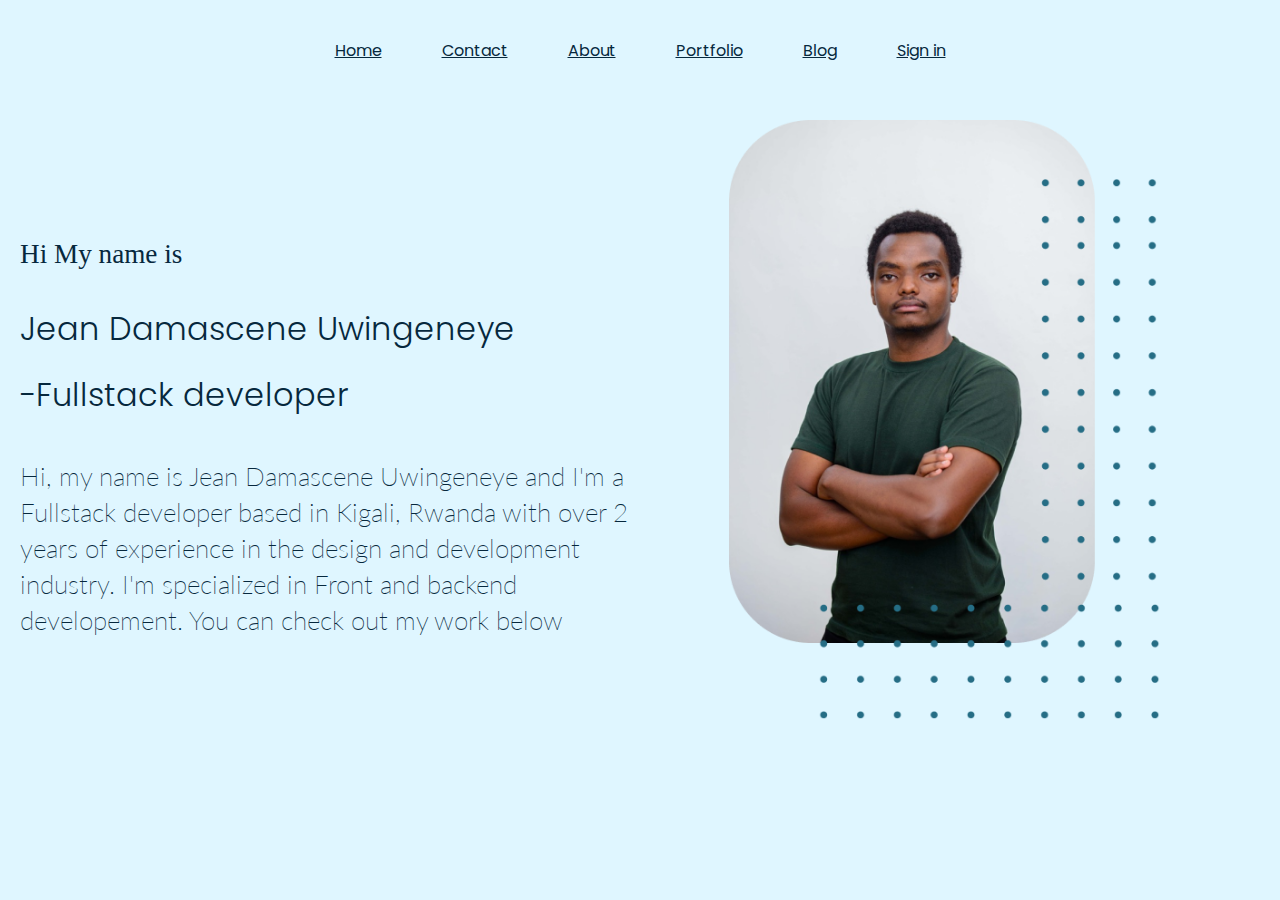
<file: index.html>
<!DOCTYPE html>
<html lang="en">

<head>
    <meta charset="UTF-8">
    <meta http-equiv="X-UA-Compatible" content="IE=edge">
    <meta name="viewport" content="width=device-width, initial-scale=1.0">
    <link rel="stylesheet" href="style.css">
    <link href="https://fonts.cdnfonts.com/css/monaco" rel="stylesheet">
    <link rel="preconnect" href="https://fonts.googleapis.com">
    <link rel="preconnect" href="https://fonts.gstatic.com" crossorigin>
    <link
        href="https://fonts.googleapis.com/css2?family=Lato:wght@300&family=Oswald:wght@600&family=Poppins:wght@300&display=swap"
        rel="stylesheet">
    <title>Home | Jean Damascene Uwingeneye</title>
</head>

<body>

    <my-header></my-header>

    <main>
        <div class="left-content">
            <p class="title">Hi My name is</p>
            <h1>Jean Damascene Uwingeneye</h1>
            <h1>-Fullstack developer</h1>
            <p class="text-content">Hi, my name is Jean Damascene Uwingeneye and I'm a Fullstack developer based in
                Kigali,
                Rwanda with over
                2 years of experience in the design and development industry. I'm specialized in Front and backend
                developement. You can check out my work below</p>
        </div>
        </div>

        <div class="right-content">
            <img src="prof.png" alt="profile picture of Jean Damascene Uwingeneye" class="profile-pic">
        </div>
    </main>


</body>
<script src="app.js"></script>
</html>
</file>
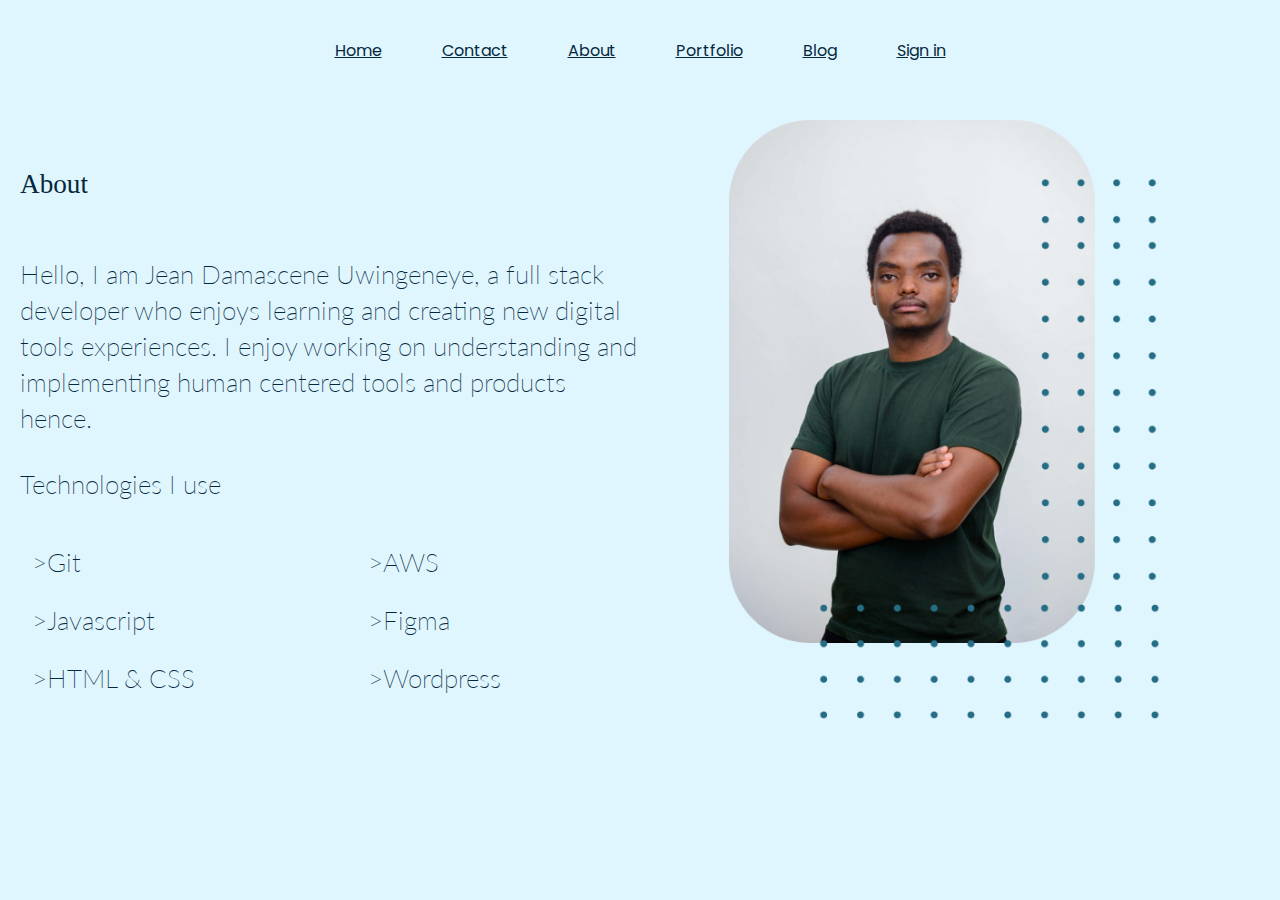
<file: about.html>
<!DOCTYPE html>
<html lang="en">

<head>
    <meta charset="UTF-8">
    <meta http-equiv="X-UA-Compatible" content="IE=edge">
    <meta name="viewport" content="width=device-width, initial-scale=1.0">
    <link rel="stylesheet" href="style.css">
    <link href="https://fonts.cdnfonts.com/css/monaco" rel="stylesheet">
    <link rel="preconnect" href="https://fonts.googleapis.com">
    <link rel="preconnect" href="https://fonts.gstatic.com" crossorigin>
    <link
        href="https://fonts.googleapis.com/css2?family=Lato:wght@300&family=Oswald:wght@600&family=Poppins:wght@300&display=swap"
        rel="stylesheet">
    <title>About | Jean Damascene Uwingeneye</title>
</head>

<body>
    <my-header></my-header>

    <main>
        <div class="left-content">
            <p class="title">About</p>
            <p class="text-content">Hello,
                I am Jean Damascene Uwingeneye, a full stack developer who enjoys learning and creating new digital
                tools experiences. I enjoy working on understanding and implementing human centered tools and products
                hence.</p>
            <p class="text-content">Technologies I use</p>
            <table class="text-content">
                <tr>
                    <td>>Git</td>
                    <td>>AWS</td>
                </tr>
                <tr>
                    <td>>Javascript</td>
                    <td>>Figma</td>
                </tr>
                <tr>
                    <td>>HTML & CSS</td>
                    <td>>Wordpress</td>
                </tr>
            </table>


        </div>
        </div>

        <div class="right-content">
            <img src="prof.png" alt="profile picture of Jean Damascene Uwingeneye" class="profile-pic">
        </div>
    </main>


</body>
<script src="app.js"></script>

</html>
</file>
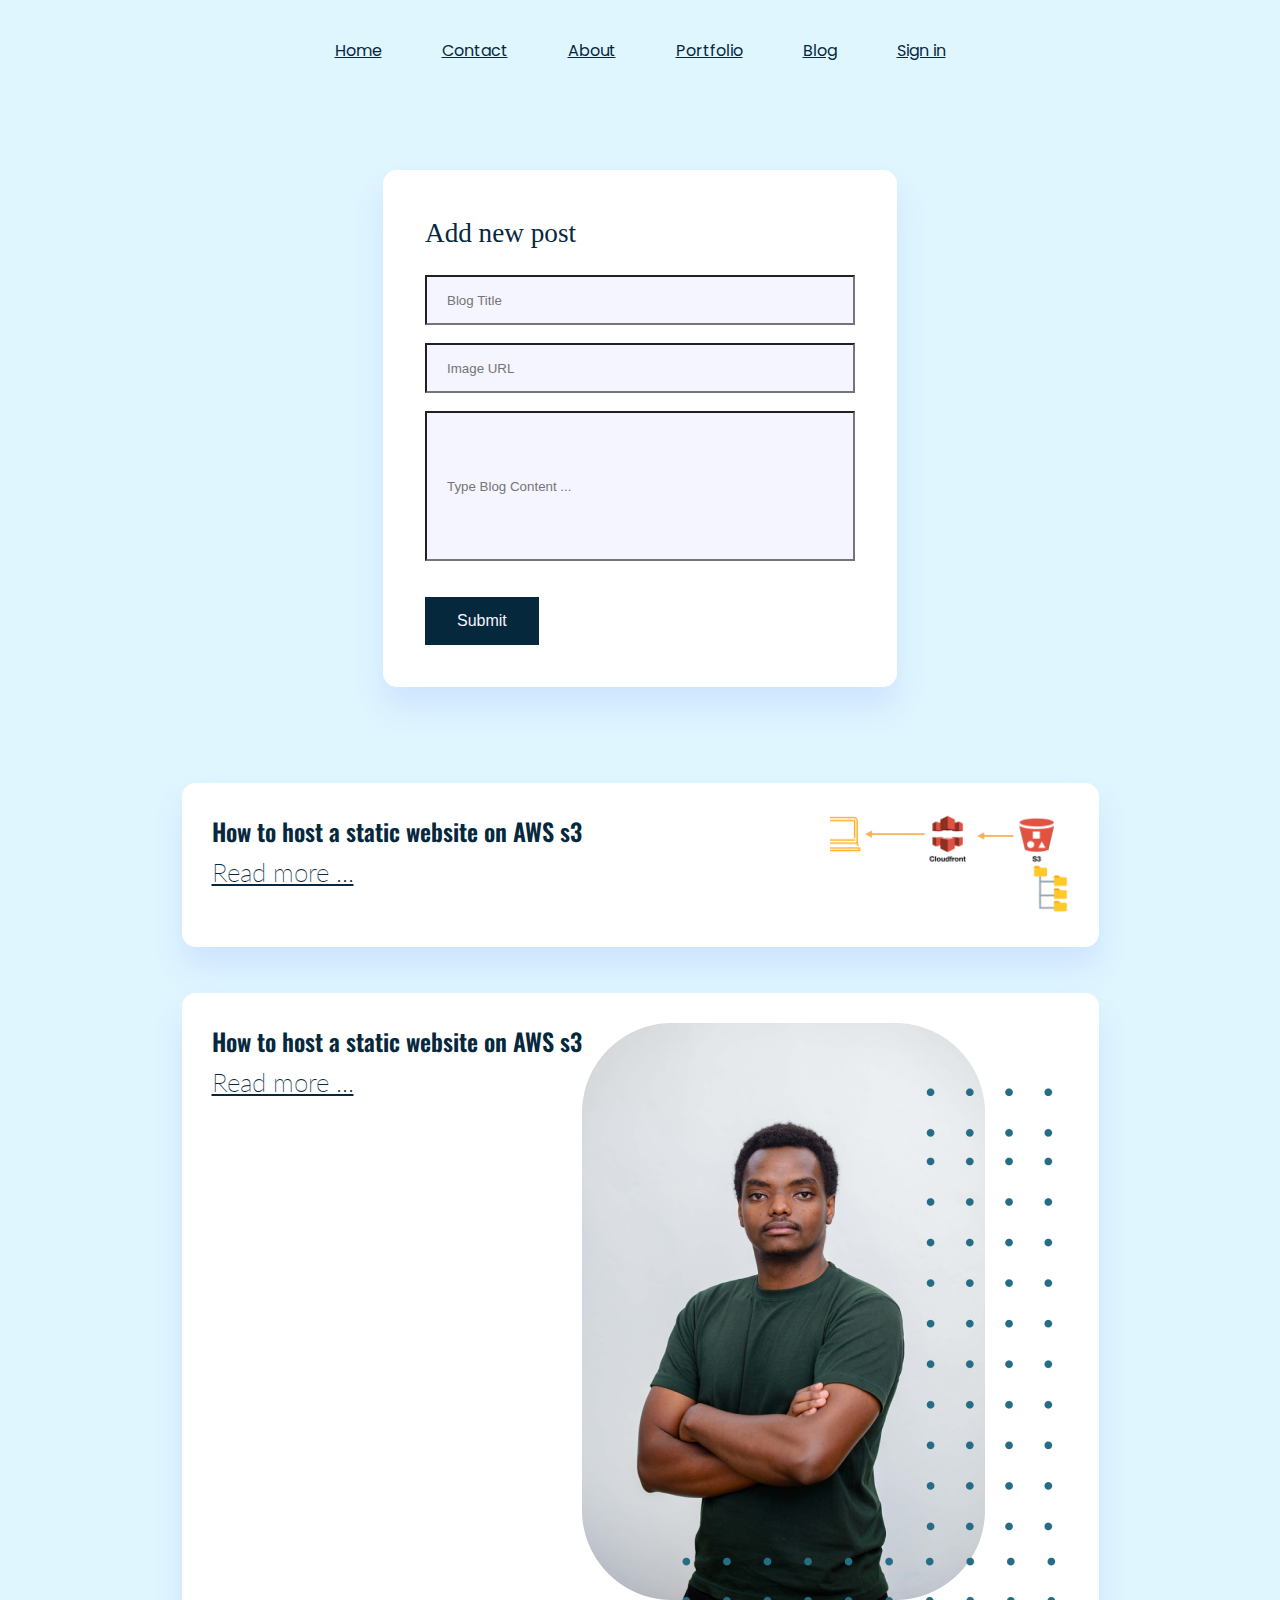
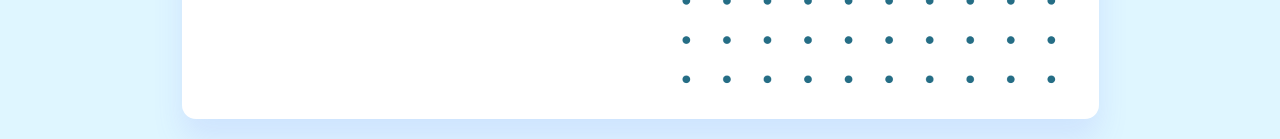
<file: admin.html>
<!DOCTYPE html>
<html lang="en">
    <head>
        <meta charset="UTF-8" />
        <meta http-equiv="X-UA-Compatible" content="IE=edge" />
        <meta name="viewport" content="width=device-width, initial-scale=1.0" />
        <link rel="stylesheet" href="style.css" />
        <link href="https://fonts.cdnfonts.com/css/monaco" rel="stylesheet" />
        <link rel="preconnect" href="https://fonts.googleapis.com" />
        <link rel="preconnect" href="https://fonts.gstatic.com" crossorigin />
        <link
            href="https://fonts.googleapis.com/css2?family=Lato:wght@300&family=Oswald:wght@600&family=Poppins:wght@300&display=swap"
            rel="stylesheet"
        />
        <title>Blog | Jean Damascene Uwingeneye</title>
    </head>

    <body>
        <my-header></my-header>

        <main>
            <!-- ADD NEW BLOG POST -->

            <div class="blogs-container">
                <div class="form-box">
                    <h2 class="card-title" id="message">Add new post</h2>
                    <form action="" id="new-post-form">
                        <input
                            type="text"
                            class="loginput"
                            id="title"
                            name="title"
                            placeholder="Blog Title"
                            required="required"
                        /><br /><br />
                        <input
                            type="text"
                            class="loginput"
                            id="image"
                            name="image"
                            placeholder="Image URL"
                            required="required"
                        /><br /><br />
                        <input
                            type="text-area"
                            class="text-area-input"
                            id="blog-content"
                            name="blog-content"
                            placeholder="Type Blog Content ..."
                            required="required"
                        /><br /><br />
                        <button type="Post" class="btn">Submit</button>
                    </form>
                </div>
            </div>
            <!-- BLOG POSTS -->

            <div class="blogs-container">
                <div class="blog-box">
                    <div class="blog-summary">
                        <h2 class="blog-title">
                            How to host a static website on AWS s3
                        </h2>
                        <p class="text-content read-more">
                            <a href="post.html"> Read more ...</a>
                        </p>
                    </div>
                    <div class="blog-img">
                        <img src="s3.webp" alt="" class="blog-poster" />
                    </div>
                </div>

                <div class="blog-box">
                    <div class="blog-summary">
                        <h2 class="blog-title">
                            How to host a static website on AWS s3
                        </h2>
                        <p class="text-content read-more">
                            <a href="post.html"> Read more ...</a>
                        </p>
                    </div>
                    <div class="blog-img">
                        <img src="/prof.png" alt="" />
                    </div>
                </div>
            </div>
        </main>
    </body>
    <script src="app.js"></script>
</html>
</file>
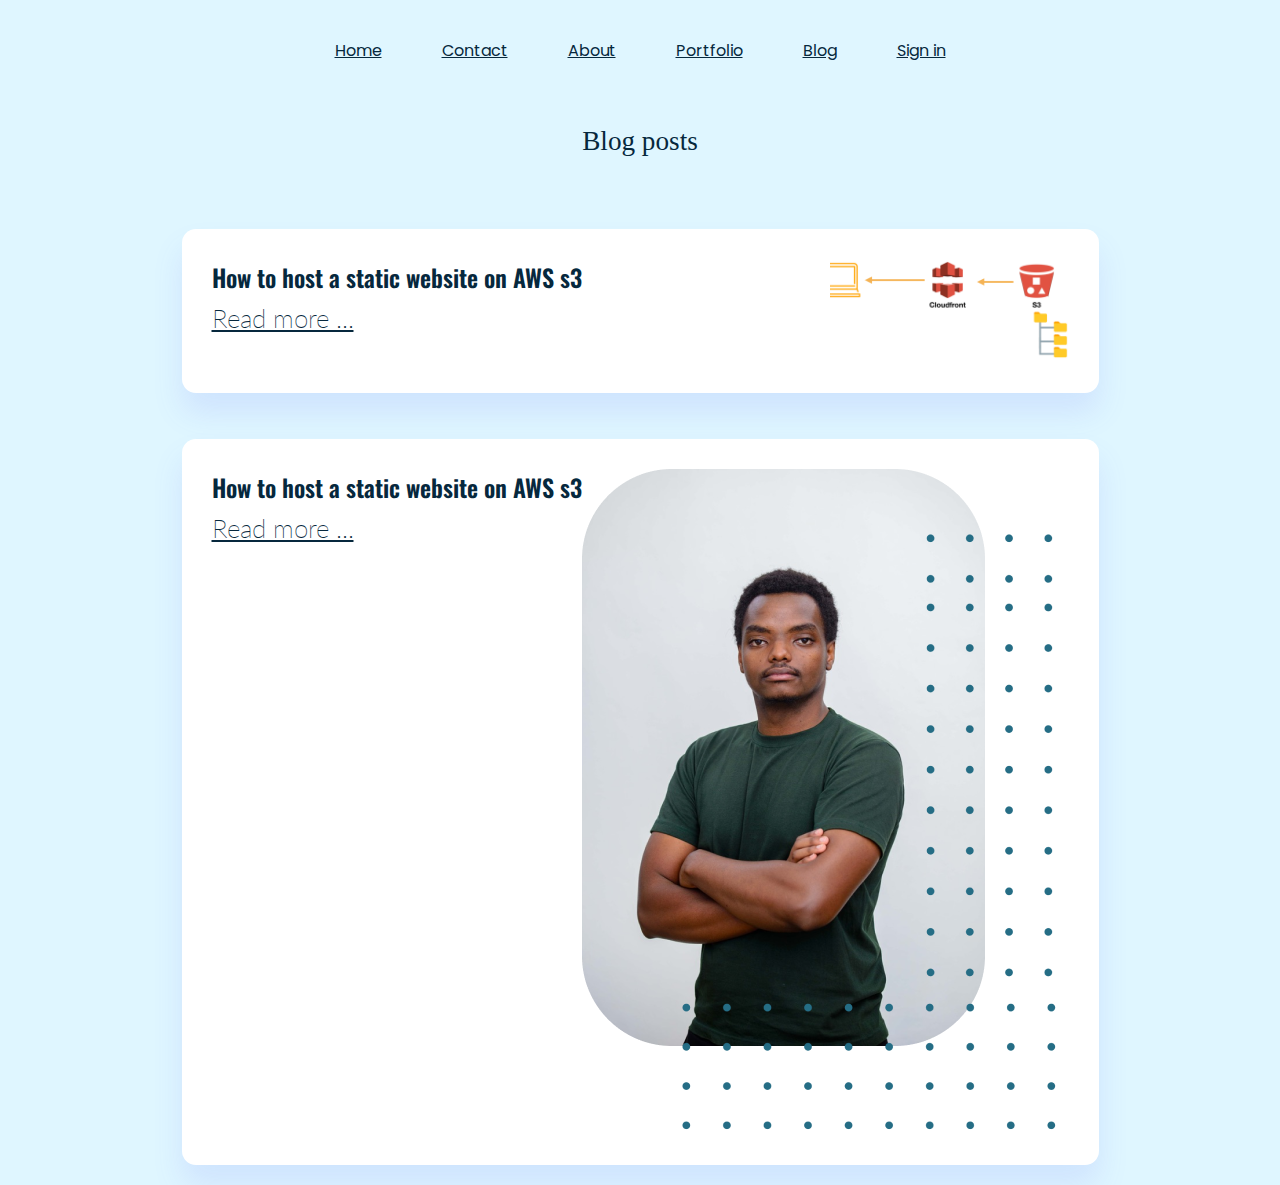
<file: blog.html>
<!DOCTYPE html>
<html lang="en">
    <head>
        <meta charset="UTF-8" />
        <meta http-equiv="X-UA-Compatible" content="IE=edge" />
        <meta name="viewport" content="width=device-width, initial-scale=1.0" />
        <link rel="stylesheet" href="style.css" />
        <link href="https://fonts.cdnfonts.com/css/monaco" rel="stylesheet" />
        <link rel="preconnect" href="https://fonts.googleapis.com" />
        <link rel="preconnect" href="https://fonts.gstatic.com" crossorigin />
        <link
            href="https://fonts.googleapis.com/css2?family=Lato:wght@300&family=Oswald:wght@600&family=Poppins:wght@300&display=swap"
            rel="stylesheet"
        />
        <title>Blog | Jean Damascene Uwingeneye</title>
    </head>

    <body>
        <my-header></my-header>

        <main>
            <div class="blogs-container">
                <p class="title">Blog posts</p>
                <div class="blog-box">
                    <div class="blog-summary">
                        <h2 class="blog-title">
                            How to host a static website on AWS s3
                        </h2>
                        <p class="text-content read-more">
                            <a href="post.html"> Read more ...</a>
                        </p>
                    </div>
                    <div class="blog-img">
                        <img src="s3.webp" alt="" class="blog-poster" />
                    </div>
                </div>

                <div class="blog-box">
                    <div class="blog-summary">
                        <h2 class="blog-title">
                            How to host a static website on AWS s3
                        </h2>
                        <p class="text-content read-more">
                            <a href="post.html"> Read more ...</a>
                        </p>
                    </div>
                    <div class="blog-img">
                        <img src="/prof.png" alt="" />
                    </div>
                </div>
            </div>
        </main>
    </body>
    <script src="app.js"></script>
</html>
</file>
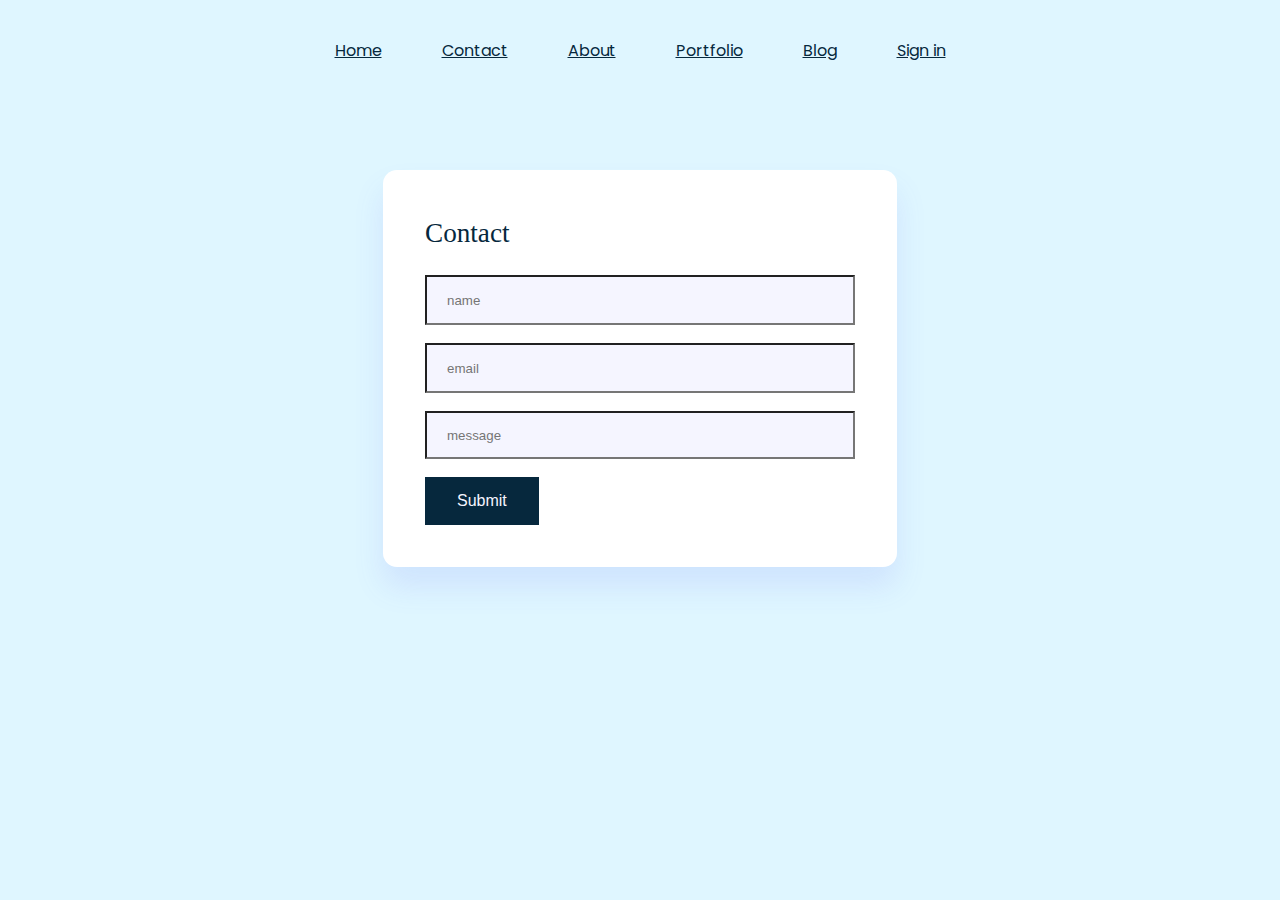
<file: contact.html>
<!DOCTYPE html>
<html lang="en">
    <head>
        <meta charset="UTF-8" />
        <meta http-equiv="X-UA-Compatible" content="IE=edge" />
        <meta name="viewport" content="width=device-width, initial-scale=1.0" />
        <link rel="stylesheet" href="style.css" />
        <link href="https://fonts.cdnfonts.com/css/monaco" rel="stylesheet" />
        <link rel="preconnect" href="https://fonts.googleapis.com" />
        <link rel="preconnect" href="https://fonts.gstatic.com" crossorigin />
        <link
            href="https://fonts.googleapis.com/css2?family=Lato:wght@300&family=Oswald:wght@600&family=Poppins:wght@300&display=swap"
            rel="stylesheet"
        />
        <title>Contact | Jean Damascene Uwingeneye</title>
    </head>

    <body>
        <my-header></my-header>

        <main>
            <div class="blogs-container">
                <div class="form-box">
                    <h2 class="card-title">Contact</h2>
                    <form action="">
                        <input
                            type="text"
                            class="loginput"
                            name="name"
                            placeholder="name"
                            required
                        /><br /><br />
                        <input
                            type="email"
                            class="loginput"
                            name="email"
                            placeholder="email"
                            required
                        /><br /><br />
                        <input
                            type="text-area"
                            class="loginput message"
                            name="message"
                            placeholder="message"
                            required
                        /><br /><br />
                        <button type="submit" class="btn">Submit</button>
                    </form>
                </div>
            </div>
        </main>
    </body>
    <script src="app.js"></script>
</html>
</file>
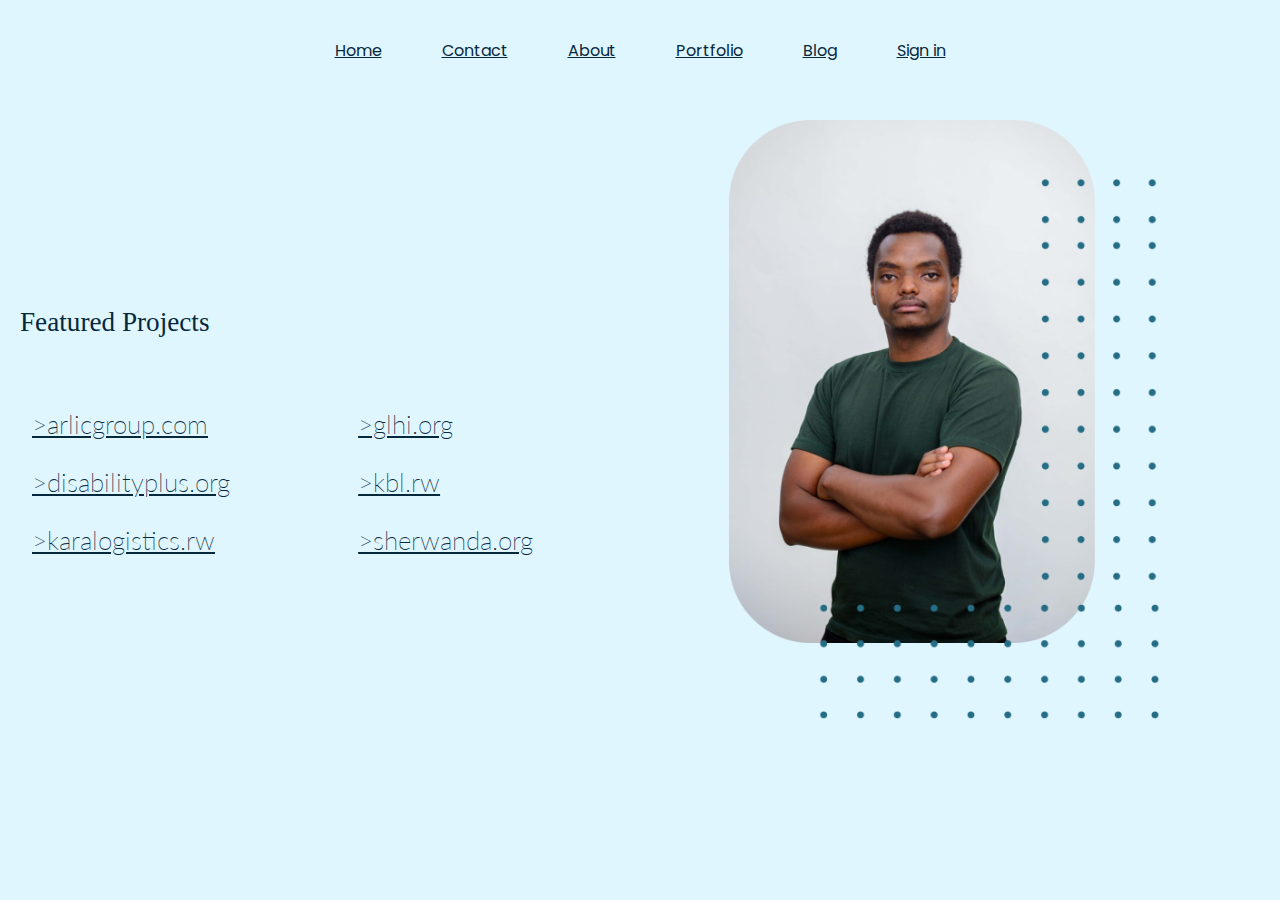
<file: portfolio.html>
<!DOCTYPE html>
<html lang="en">

<head>
    <meta charset="UTF-8">
    <meta http-equiv="X-UA-Compatible" content="IE=edge">
    <meta name="viewport" content="width=device-width, initial-scale=1.0">
    <link rel="stylesheet" href="style.css">
    <link href="https://fonts.cdnfonts.com/css/monaco" rel="stylesheet">
    <link rel="preconnect" href="https://fonts.googleapis.com">
    <link rel="preconnect" href="https://fonts.gstatic.com" crossorigin>
    <link
        href="https://fonts.googleapis.com/css2?family=Lato:wght@300&family=Oswald:wght@600&family=Poppins:wght@300&display=swap"
        rel="stylesheet">
    <title>Portfolio | Jean Damascene Uwingeneye</title>
</head>

<body>
    <my-header></my-header>

    <main>
        <div class="left-content">
            <p class="title">Featured Projects</p>
            <table class="text-content">
                <tr>
                    <td><a href="https://arlicgroup.com/" target="_blank">>arlicgroup.com</a></td>
                    <td><a href="https://glhi.org/" target="_blank">>glhi.org</a></td>
                </tr>
                <tr>
                    <td><a href="https://disabilityplus.org/" target="_blank">>disabilityplus.org</a></td>
                    <td><a href="https://kbl.rw/" target="_blank">>kbl.rw</a></td>
                </tr>
                <tr>
                    <td><a href="https://karalogistics.rw/" target="_blank">>karalogistics.rw</a></td>
                    <td><a href="https://sherwanda.org/" target="_blank">>sherwanda.org</a></td>
                </tr>

            </table>


        </div>
        </div>

        <div class="right-content">
            <img src="prof.png" alt="profile picture of Jean Damascene Uwingeneye" class="profile-pic">
        </div>
    </main>


</body>
<script src="app.js"></script>
</html>
</file>
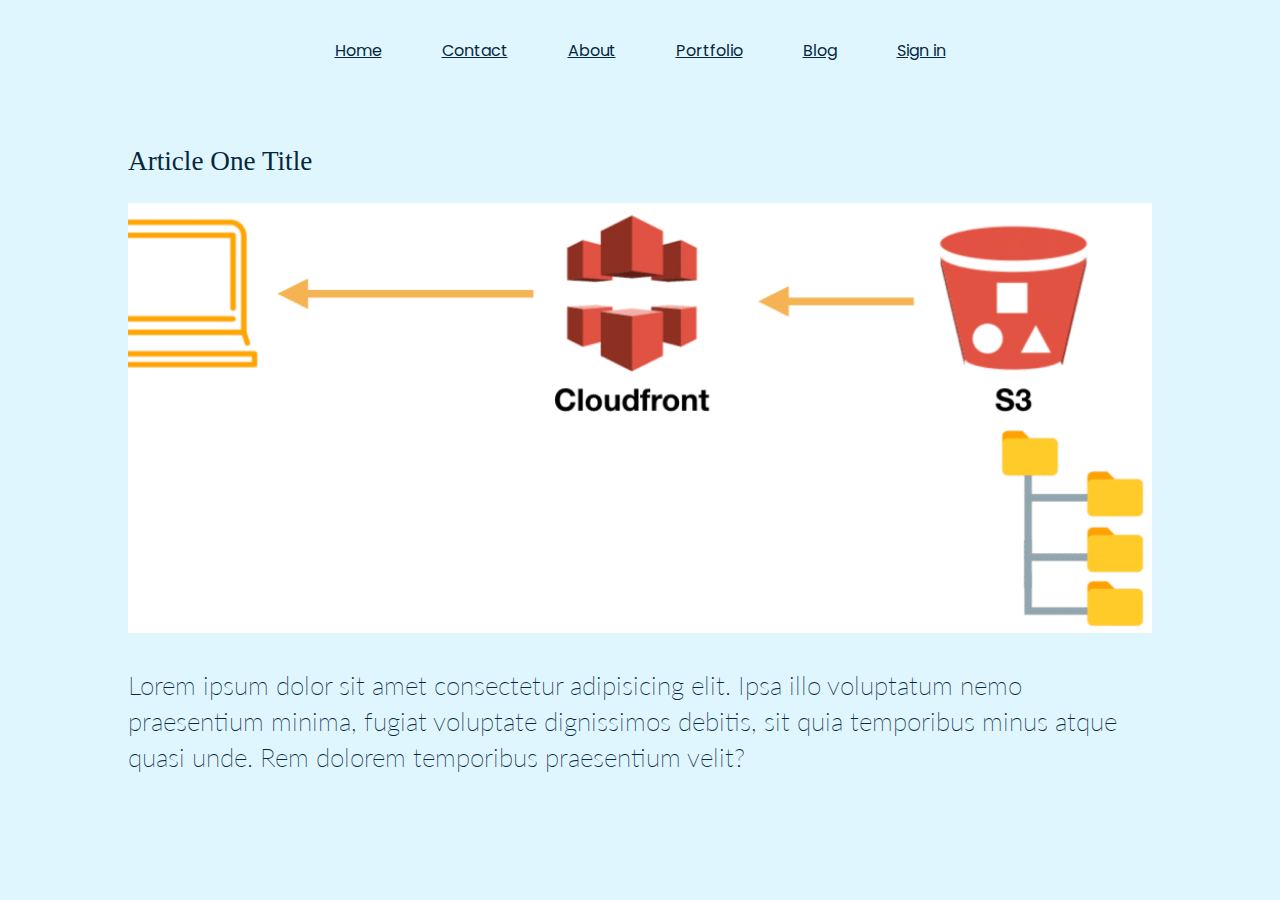
<file: post.html>
<!DOCTYPE html>
<html lang="en">
    <head>
        <meta charset="UTF-8" />
        <meta http-equiv="X-UA-Compatible" content="IE=edge" />
        <meta name="viewport" content="width=device-width, initial-scale=1.0" />
        <link rel="stylesheet" href="style.css" />
        <link href="https://fonts.cdnfonts.com/css/monaco" rel="stylesheet" />
        <link rel="preconnect" href="https://fonts.googleapis.com" />
        <link rel="preconnect" href="https://fonts.gstatic.com" crossorigin />
        <link
            href="https://fonts.googleapis.com/css2?family=Lato:wght@300&family=Oswald:wght@600&family=Poppins:wght@300&display=swap"
            rel="stylesheet"
        />
        <title>Blog | Jean Damascene Uwingeneye</title>
    </head>

    <body>
        <my-header></my-header>
        <div class="post-container">
            <div class="article">
                <h1 class="title">Article One Title</h1>
                <div class="post-image">
                    <img src="s3.webp" alt="" />
                </div>

                <p class="text-content">
                    Lorem ipsum dolor sit amet consectetur adipisicing elit.
                    Ipsa illo voluptatum nemo praesentium minima, fugiat
                    voluptate dignissimos debitis, sit quia temporibus minus
                    atque quasi unde. Rem dolorem temporibus praesentium velit?
                </p>
            </div>
        </div>
    </body>
    <script src="app.js"></script>
</html>
</file>
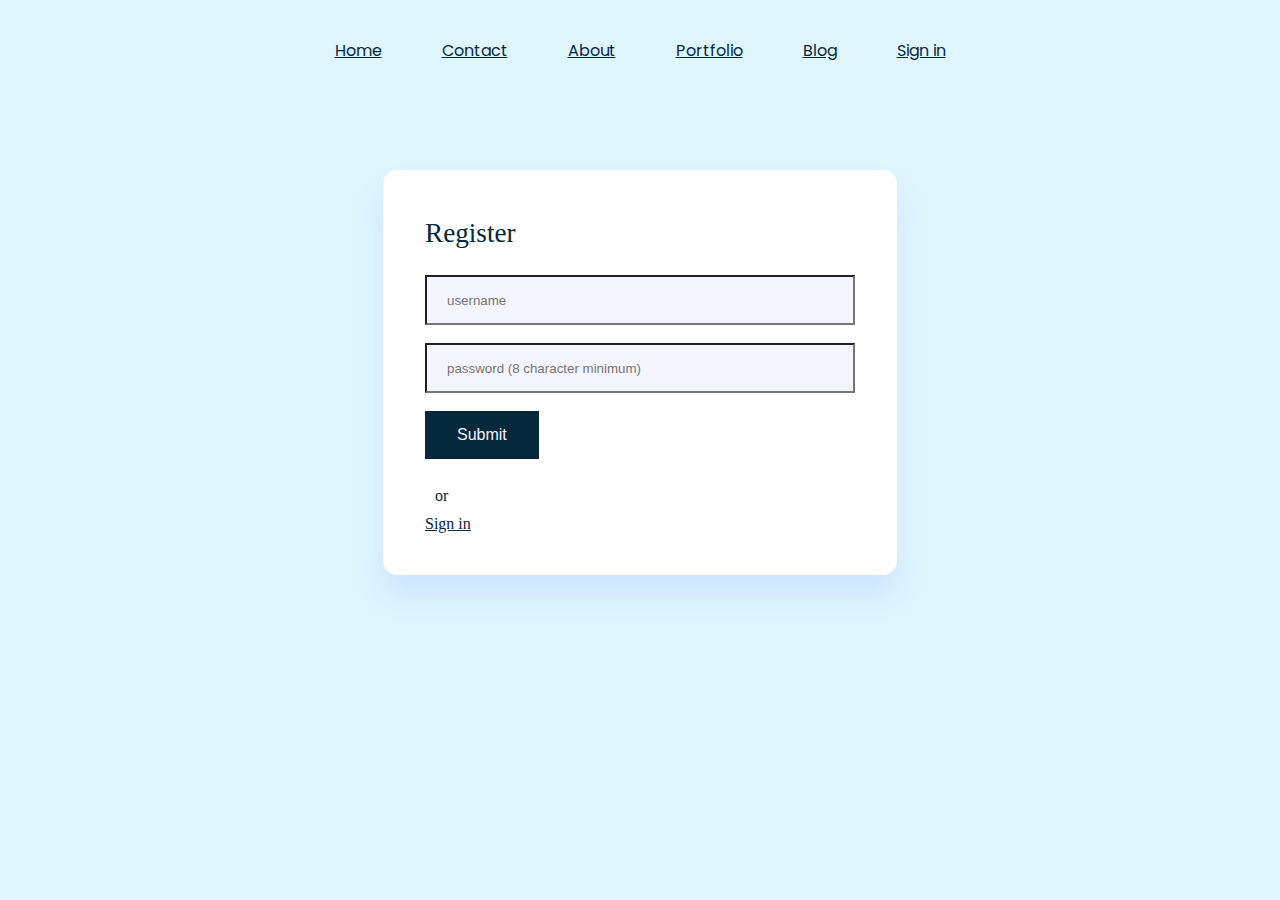
<file: register.html>
<!DOCTYPE html>
<html lang="en">
    <head>
        <meta charset="UTF-8" />
        <meta http-equiv="X-UA-Compatible" content="IE=edge" />
        <meta name="viewport" content="width=device-width, initial-scale=1.0" />
        <link rel="stylesheet" href="style.css" />
        <link href="https://fonts.cdnfonts.com/css/monaco" rel="stylesheet" />
        <link rel="preconnect" href="https://fonts.googleapis.com" />
        <link rel="preconnect" href="https://fonts.gstatic.com" crossorigin />
        <link
            href="https://fonts.googleapis.com/css2?family=Lato:wght@300&family=Oswald:wght@600&family=Poppins:wght@300&display=swap"
            rel="stylesheet"
        />
        <title>Register | Jean Damascene Uwingeneye</title>
    </head>

    <body>
        <my-header></my-header>

        <main>
            <div class="blogs-container">
                <div class="form-box">
                    <h2 class="card-title" id="message">Register</h2>
                    <form action="" id="registration-form">
                        <input
                            type="text"
                            class="loginput"
                            id="newUsername"
                            name="newUsername"
                            placeholder="username"
                            required="required"
                            minlength="4"
                            maxlength="8"
                        /><br /><br />
                        <input
                            type="password"
                            class="loginput"
                            id="newPassword"
                            name="newPassword"
                            placeholder="password (8 character minimum)"
                            required="required"
                            minlength="8"
                            maxlength="10"
                        /><br /><br />
                        <button type="submit" class="btn">Submit</button>
                    </form>
                    <br />
                    <p style="text-align: left; padding: 10px">or</p>
                    <a href="signin.html">Sign in </a>
                </div>
            </div>
        </main>
    </body>
    <script src="app.js"></script>
</html>
</file>
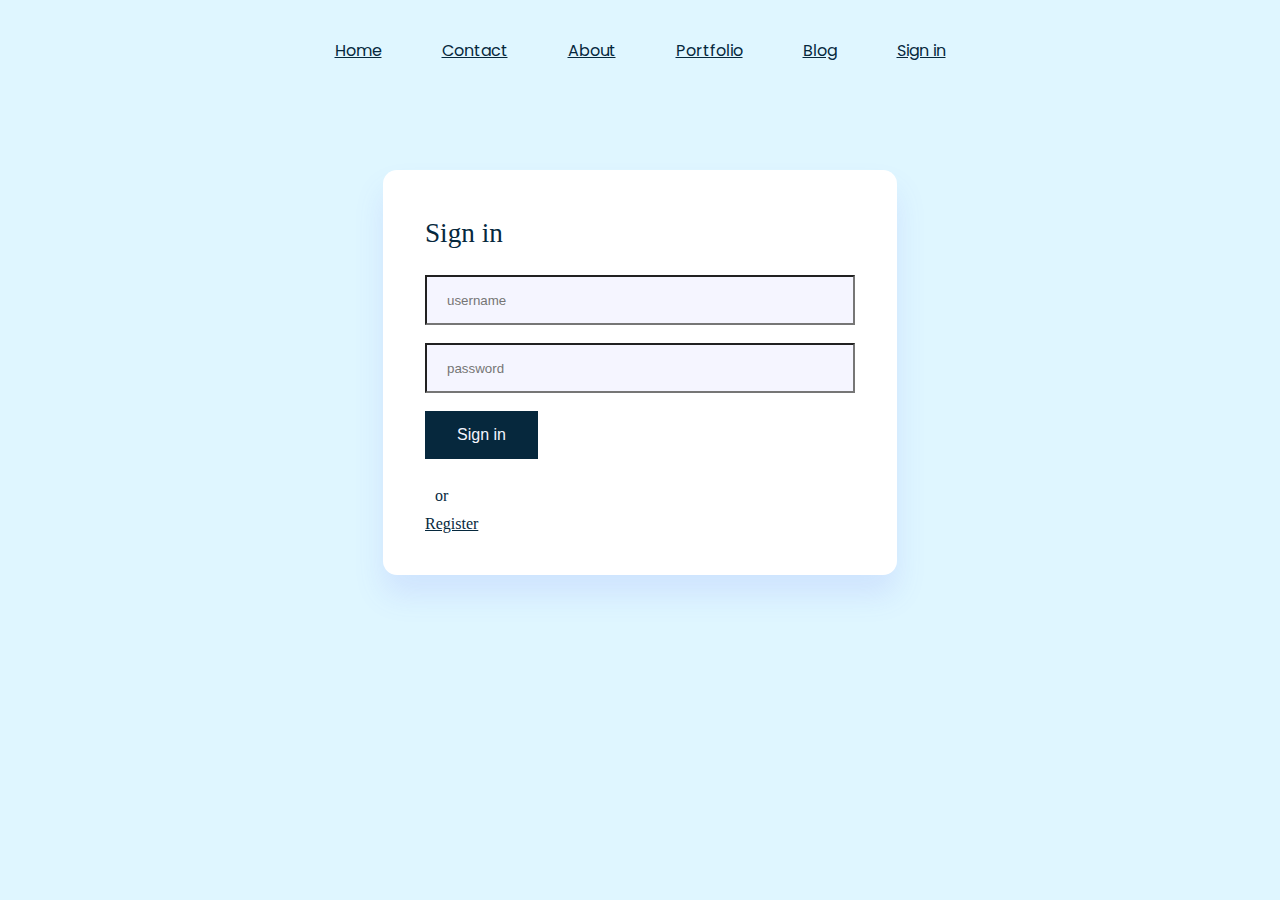
<file: signin.html>
<!DOCTYPE html>
<html lang="en">
    <head>
        <meta charset="UTF-8" />
        <meta http-equiv="X-UA-Compatible" content="IE=edge" />
        <meta name="viewport" content="width=device-width, initial-scale=1.0" />
        <link rel="stylesheet" href="style.css" />
        <link href="https://fonts.cdnfonts.com/css/monaco" rel="stylesheet" />
        <link rel="preconnect" href="https://fonts.googleapis.com" />
        <link rel="preconnect" href="https://fonts.gstatic.com" crossorigin />
        <link
            href="https://fonts.googleapis.com/css2?family=Lato:wght@300&family=Oswald:wght@600&family=Poppins:wght@300&display=swap"
            rel="stylesheet"
        />
        <title>Sign in | Jean Damascene Uwingeneye</title>
    </head>

    <body>
        <my-header></my-header>

        <main>
            <div class="blogs-container">
                <div class="form-box">
                    <h2 id="message" class="card-title">Sign in</h2>
                    <form action="" id="form">
                        <input
                            type="text"
                            class="loginput"
                            id="username"
                            name="username"
                            placeholder="username"
                            required="required"
                        /><br /><br />
                        <input
                            type="password"
                            class="loginput"
                            id="password"
                            name="password"
                            placeholder="password"
                            required="required"
                        /><br /><br />
                        <button type="submit" class="btn">Sign in</button>
                    </form>
                    <br />
                    <p style="text-align: left; padding: 10px">or</p>
                    <a href="register.html">Register</a>
                </div>
            </div>
        </main>
    </body>
    <script src="app.js"></script>
</html>
</file>
<file: style.css>
:root {
    /* Bright Mode */
    --mainbg: #dff6ff;
    --bgcomplement: #f5f5ff;
    --text-color: #06283d;
    font-size: 16px;
    --card-text: #06283d;

    /* Dark Mode */
}
* {
    margin: 0;
    padding: 0;
    box-sizing: border-box;
}

body {
    color: var(--text-color);
    background-color: var(--mainbg);
    margin: 0;
}
/* NAVIGATION BAR */
header {
    height: 80px;
    display: flex;
    justify-content: space-around;
    align-items: center;
    margin: 10px auto;
}

ul {
    display: flex;
}

nav ul {
    flex-wrap: wrap;
}

ul {
    display: flex;
    list-style-type: none;
}

ul li a {
    padding: 0 20px;
    color: var(--text-color);
    font-family: "Poppins", sans-serif;
}

ul li a:hover {
    text-decoration-thickness: 0.3rem;
}

ul li a:active {
    text-decoration-thickness: 0.5rem;
}

li {
    margin: 10px;
}

main {
    display: flex;
    height: auto;
    align-items: center;
    justify-content: center;
    flex-wrap: wrap;
    padding: 20px;
}

.profile-pic {
    display: block;
    margin-left: auto;
    margin-right: auto;
    width: auto;
    height: 600px;
}

/* two divs alignment */
.left-content {
    flex: 1;
    align-items: center;
    justify-content: center;
    align-items: center;
    width: 80%;
    margin-top: 30px;
}
.right-content {
    flex: 1;
    align-items: center;
    justify-content: center;
    align-items: center;
}

main h1 {
    font-family: "Poppins";
    font-style: normal;
    font-weight: 300;
    font-size: 2rem;
    line-height: 66px;
}

.title {
    padding-bottom: 20px;
    font-family: "Monaco";
    font-style: normal;
    font-weight: 400;
    font-size: 1.7rem;
    line-height: 43px;
    color: var(--text-color);
}

.card-title {
    padding-bottom: 20px;
    font-family: "Monaco";
    font-style: normal;
    font-weight: 400;
    font-size: 1.7rem;
    line-height: 43px;
    color: var(--dark-bg-text);
}

.text-content {
    font-family: "Lato";
    font-style: normal;
    font-weight: 200;
    font-size: 1.6rem;
    line-height: 36px;
    padding-top: 30px;
}

/* ---------- Portfolio ------------- */
table {
    width: 100%;
}

a {
    color: var(--text-color);
}

td {
    padding: 10px;
}

/*-------------- BLOGS ----------------*/
.blogs-container {
    display: flex;
    flex-direction: column;
    align-items: center;
    justify-content: center;
}

blog-img > img {
    width: 50px;
}

.blog-box {
    display: flex;
    width: 100%;
    height: auto;
    padding: 30px;
    background-color: aliceblue;

    background: #ffffff;
    box-shadow: 0px 20px 30px rgba(102, 106, 245, 0.13);
    border-radius: 14px;

    margin-top: 46px;
}

.blog-title {
    font-family: "Oswald";
    font-style: normal;
    font-weight: 600;
    font-size: 1.5rem;
    line-height: 36px;
    color: var(--text-color);
}

.read-more {
    padding-top: 5px;
}
.blog-summary {
    flex: 3;
    width: 80%;
}

.blog-poster {
    max-height: 100px;
    flex: 1;
}

@media only screen and (max-width: 600px) {
    img {
        width: 80px;
        height: auto;
    }
}
/* --------------- Sign in -------------- */

.form-box {
    background: #ffffff;
    box-shadow: 0px 20px 30px rgba(102, 106, 245, 0.13);
    border-radius: 14px;
    padding: 42px;
    height: auto;
    margin: 50px;
    display: flex;
    flex-direction: column;
}

.form-box p {
    text-align: center;
}

input {
    background: var(--bgcomplement);
    border: 1px solid var(text-color);
    width: 430px;
    height: 50px;
    padding: 0 20px;
    /* padding: 16px 180px; */
}
.btn {
    background-color: var(--text-color); /* Green */
    border: none;
    color: var(--bgcomplement);
    padding: 15px 32px;
    text-align: center;
    text-decoration: none;
    display: inline-block;
    font-size: 16px;
}

/* contact */
.message {
    height: 3rem;
}

/* =====post===== */
.post-container {
    width: 80%;
    margin: 50px auto;
}

.post-image > img {
    width: 100%;
}

.text-area-input {
    height: 150px;
    display: block;
}
</file>
